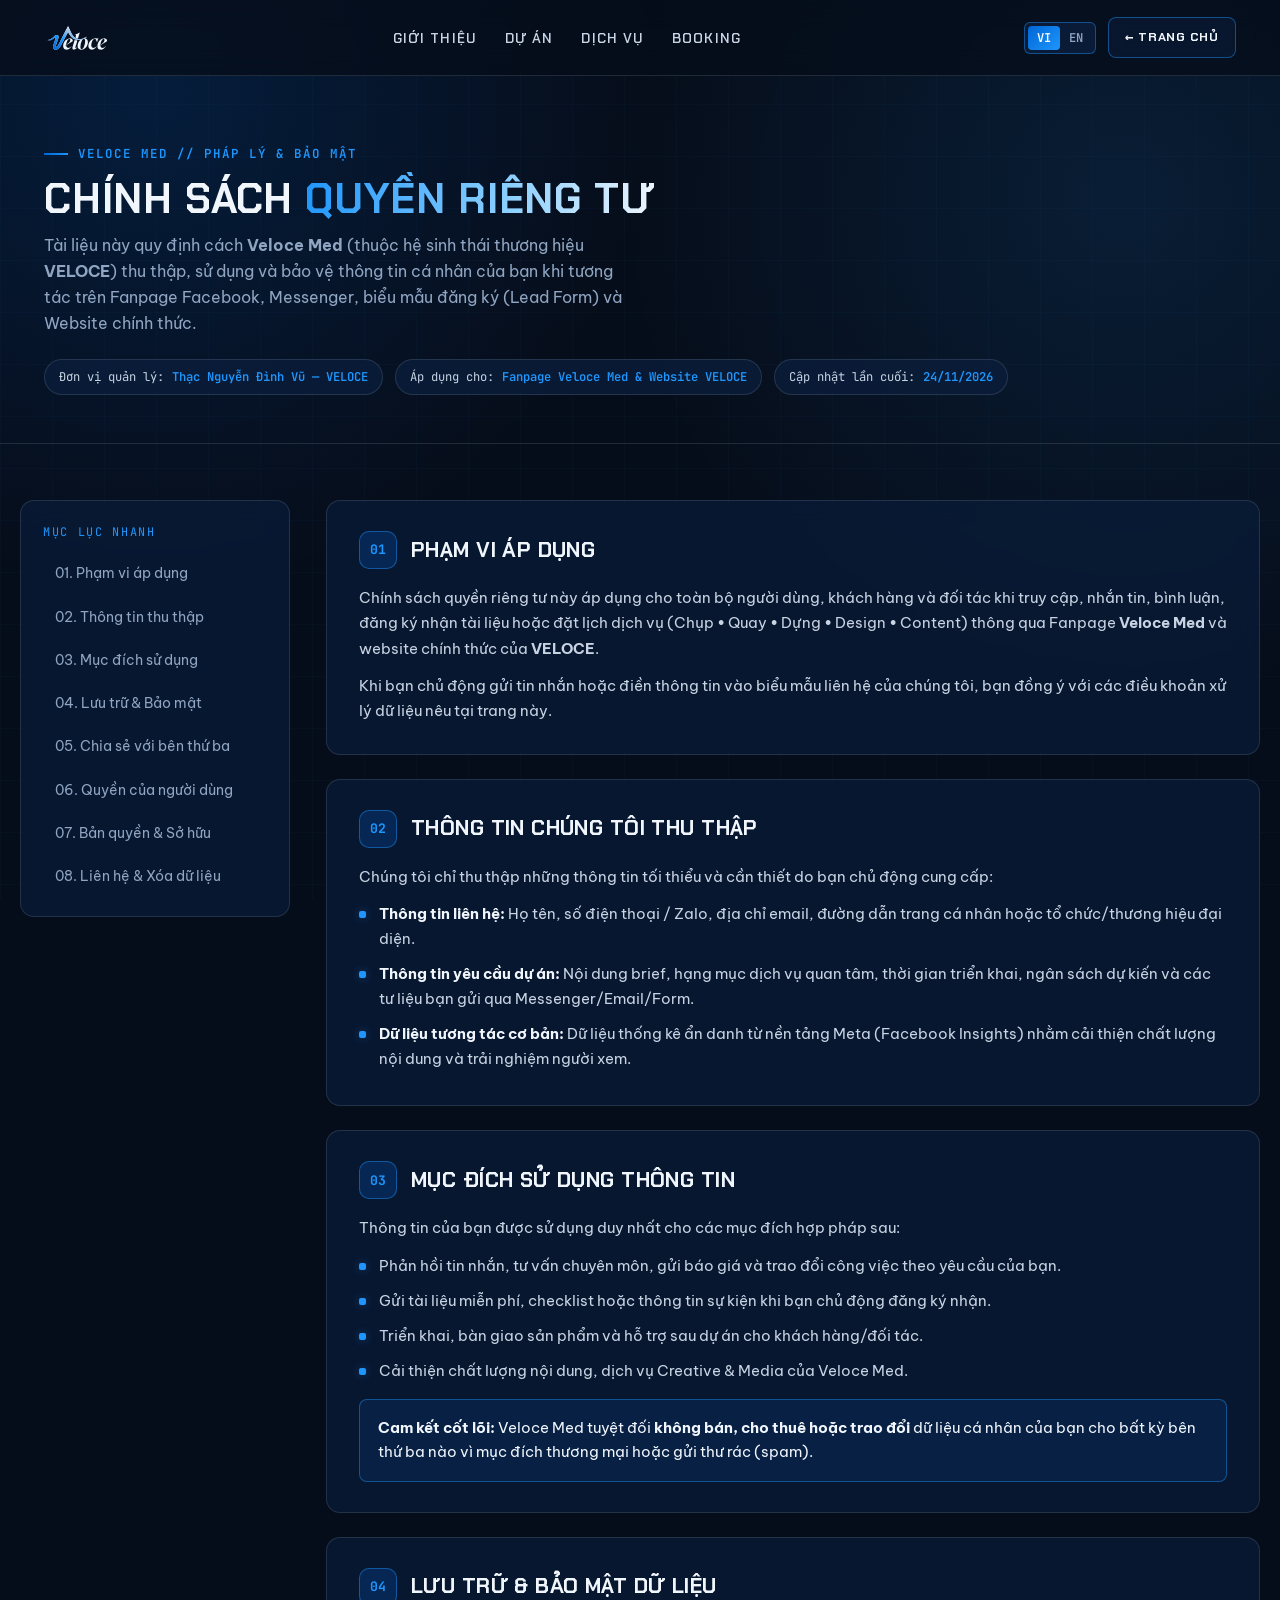
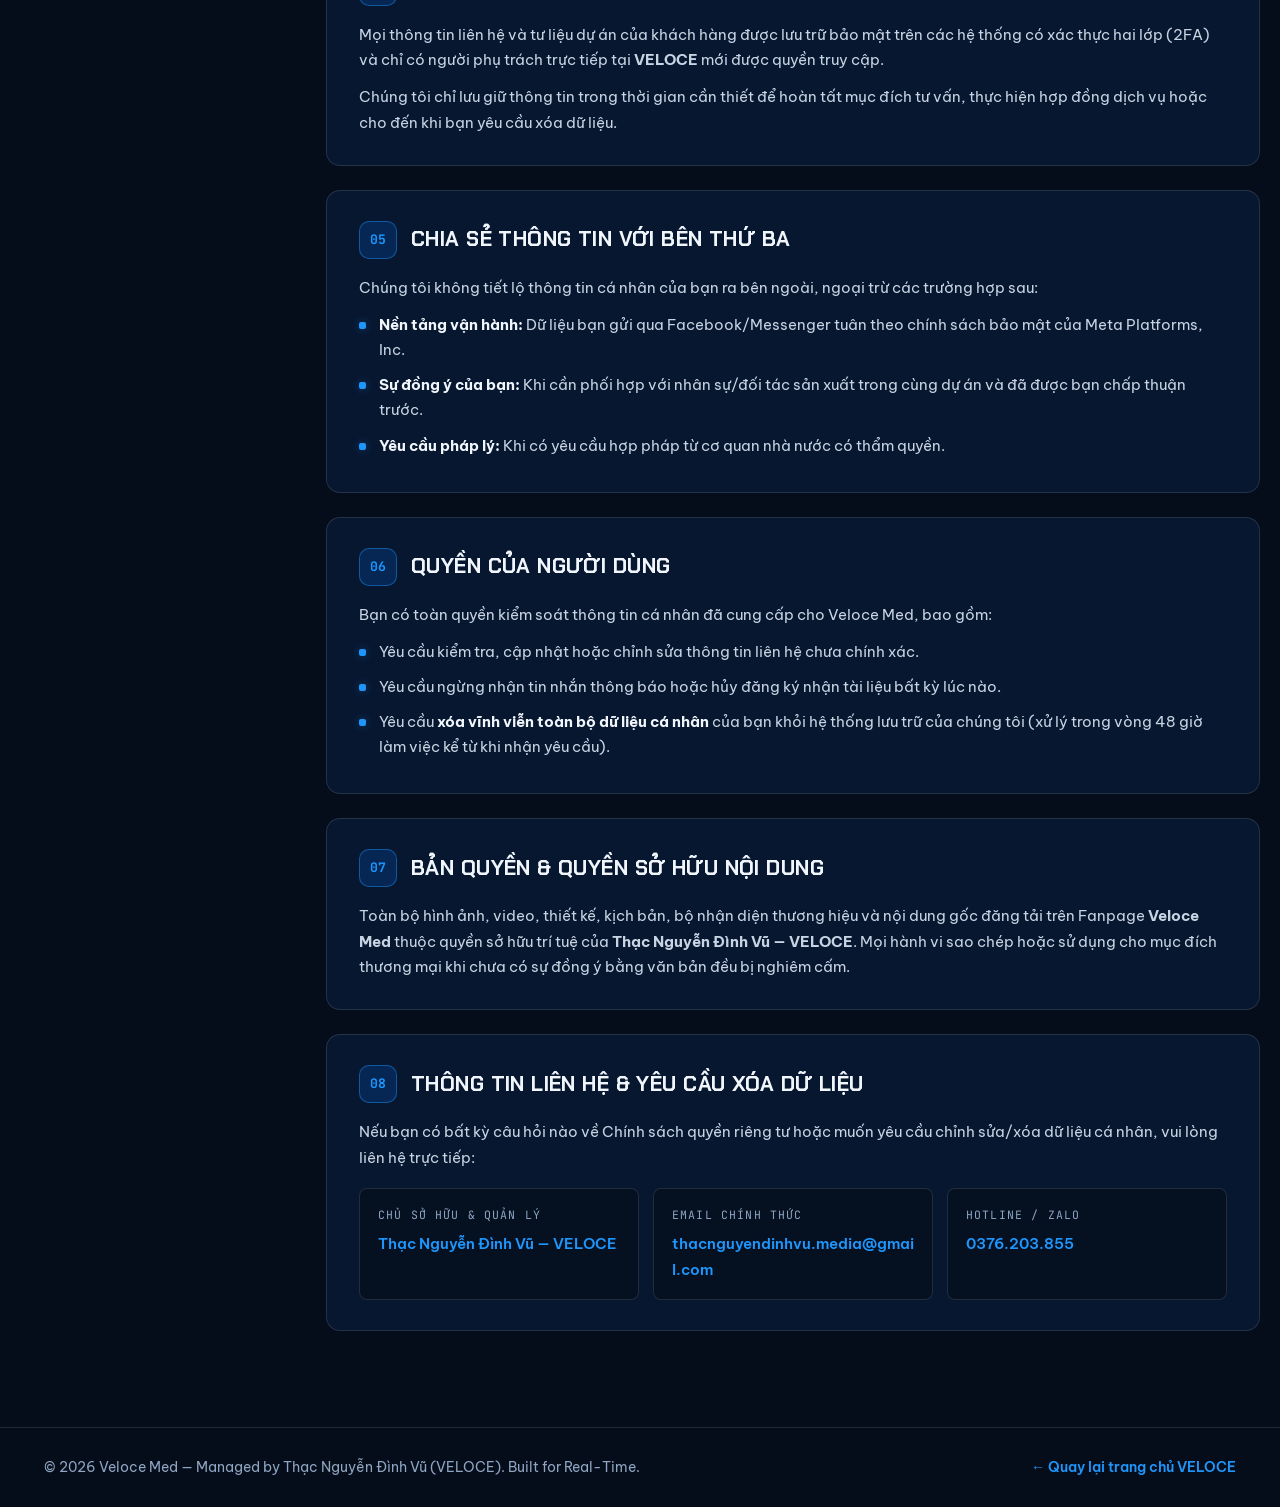
<file: privacy.html>
<!DOCTYPE html>
<html lang="vi">
<head>
  <meta charset="UTF-8">
  <meta name="viewport" content="width=device-width, initial-scale=1.0">
  <title>Chính sách Quyền riêng tư — Veloce Med | VELOCE</title>
  <meta name="description" content="Chính sách quyền riêng tư & bảo mật thông tin chính thức của Fanpage Veloce Med và hệ sinh thái thương hiệu VELOCE (Thạc Nguyễn Đình Vũ).">
  <link rel="icon" type="image/svg+xml" href="assets/img/brand/favicon.svg">
  <link rel="preconnect" href="https://fonts.googleapis.com">
  <link rel="preconnect" href="https://fonts.gstatic.com" crossorigin>
  <link href="https://fonts.googleapis.com/css2?family=Be+Vietnam+Pro:ital,wght@0,400;0,500;0,600;0,700;1,400&family=Chakra+Petch:ital,wght@0,500;0,600;0,700;1,700&family=JetBrains+Mono:wght@400;500;600;700&display=swap" rel="stylesheet">
  <link rel="stylesheet" href="styles.css">
  <style>
    .policy-hero {
      padding: 136px 0 48px;
      position: relative;
      border-bottom: 1px solid var(--border-subtle);
    }

    .policy-meta-bar {
      display: flex;
      flex-wrap: wrap;
      gap: 12px;
      margin-top: 22px;
    }

    .policy-badge {
      display: inline-flex;
      align-items: center;
      gap: 8px;
      padding: 7px 14px;
      border-radius: 999px;
      background: rgba(11, 29, 58, 0.85);
      border: 1px solid var(--border-subtle);
      font-family: var(--font-mono);
      font-size: 0.76rem;
      color: var(--frost-silver);
    }

    .policy-badge strong {
      color: var(--cyan-accent);
      font-weight: 600;
    }

    .policy-layout {
      display: grid;
      grid-template-columns: 270px minmax(0, 1fr);
      gap: 36px;
      padding: 56px 0 96px;
      align-items: start;
    }

    .policy-toc {
      position: sticky;
      top: 96px;
      background: var(--bg-card);
      border: 1px solid var(--border-subtle);
      border-radius: var(--radius-md);
      padding: 22px;
      backdrop-filter: blur(12px);
    }

    .policy-toc-title {
      font-family: var(--font-mono);
      font-size: 0.74rem;
      letter-spacing: 0.14em;
      text-transform: uppercase;
      color: var(--cyan-accent);
      margin-bottom: 14px;
    }

    .policy-toc ul {
      list-style: none;
      display: flex;
      flex-direction: column;
      gap: 8px;
    }

    .policy-toc a {
      display: block;
      font-size: 0.88rem;
      color: var(--text-muted);
      padding: 6px 10px;
      border-radius: var(--radius-sm);
      border-left: 2px solid transparent;
      transition: var(--transition);
    }

    .policy-toc a:hover {
      color: var(--frost-white);
      background: rgba(30, 150, 252, 0.08);
      border-left-color: var(--cyan-accent);
    }

    .policy-content {
      display: flex;
      flex-direction: column;
      gap: 24px;
    }

    .policy-card {
      background: var(--bg-card);
      border: 1px solid var(--border-subtle);
      border-radius: var(--radius-md);
      padding: 30px 32px;
      backdrop-filter: blur(12px);
      scroll-margin-top: 96px;
    }

    .policy-card-head {
      display: flex;
      align-items: center;
      gap: 14px;
      margin-bottom: 16px;
    }

    .policy-num {
      display: inline-flex;
      align-items: center;
      justify-content: center;
      min-width: 38px;
      height: 38px;
      border-radius: 10px;
      background: rgba(0, 102, 214, 0.22);
      border: 1px solid var(--border-bright);
      font-family: var(--font-mono);
      font-size: 0.82rem;
      font-weight: 700;
      color: var(--cyan-accent);
    }

    .policy-card h2 {
      font-family: var(--font-display);
      font-size: 1.32rem;
      font-weight: 700;
      letter-spacing: 0.02em;
      text-transform: uppercase;
      color: var(--frost-white);
    }

    .policy-card p {
      color: var(--frost-silver);
      font-size: 0.96rem;
      margin-bottom: 12px;
    }

    .policy-card p:last-child {
      margin-bottom: 0;
    }

    .policy-list {
      margin: 12px 0 4px 0;
      padding-left: 0;
      list-style: none;
      display: flex;
      flex-direction: column;
      gap: 10px;
    }

    .policy-list li {
      position: relative;
      padding-left: 20px;
      color: var(--frost-silver);
      font-size: 0.95rem;
    }

    .policy-list li::before {
      content: '';
      position: absolute;
      left: 0;
      top: 10px;
      width: 7px;
      height: 7px;
      border-radius: 2px;
      background: var(--cyan-accent);
      box-shadow: 0 0 8px var(--cyan-glow);
    }

    .policy-list strong {
      color: var(--frost-white);
    }

    .policy-callout {
      margin-top: 16px;
      padding: 16px 18px;
      border-radius: var(--radius-sm);
      background: rgba(0, 102, 214, 0.12);
      border: 1px solid var(--border-bright);
      color: var(--frost-white);
      font-size: 0.92rem;
    }

    .contact-grid-mini {
      display: grid;
      grid-template-columns: repeat(auto-fit, minmax(220px, 1fr));
      gap: 14px;
      margin-top: 18px;
    }

    .contact-box {
      padding: 16px 18px;
      border-radius: var(--radius-sm);
      background: rgba(6, 13, 26, 0.65);
      border: 1px solid var(--border-subtle);
    }

    .contact-box span {
      display: block;
      font-family: var(--font-mono);
      font-size: 0.72rem;
      letter-spacing: 0.1em;
      text-transform: uppercase;
      color: var(--text-muted);
      margin-bottom: 6px;
    }

    .contact-box a,
    .contact-box strong {
      color: var(--cyan-accent);
      font-weight: 600;
      font-size: 0.95rem;
      word-break: break-word;
    }

    .lang-panel {
      display: none;
    }

    .lang-panel.active {
      display: block;
    }

    .policy-footer {
      border-top: 1px solid var(--border-subtle);
      padding: 28px 0;
      color: var(--text-muted);
      font-size: 0.88rem;
    }

    .policy-footer-inner {
      display: flex;
      justify-content: space-between;
      align-items: center;
      gap: 16px;
      flex-wrap: wrap;
    }

    @media (max-width: 900px) {
      .policy-layout {
        grid-template-columns: 1fr;
        padding-top: 36px;
      }

      .policy-toc {
        position: static;
      }

      .policy-card {
        padding: 24px 20px;
      }
    }
  </style>
</head>
<body>

  <!-- ==================== NAVBAR ==================== -->
  <header class="navbar" id="navbar">
    <div class="container nav-inner">
      <a href="index.html" class="nav-logo" aria-label="Veloce Home">
        <img src="assets/img/brand/veloce-logo-dark.svg" alt="VELOCE Logo">
      </a>

      <ul class="nav-links" id="navLinks">
        <li><a href="index.html#about">Giới thiệu</a></li>
        <li><a href="index.html#portfolio">Dự án</a></li>
        <li><a href="index.html#services">Dịch vụ</a></li>
        <li><a href="index.html#contact">Booking</a></li>
      </ul>

      <div class="nav-actions">
        <button type="button" class="lang-toggle" id="langToggle" aria-label="Switch Language">
          <span data-lang="vi" class="active">VI</span>
          <span data-lang="en">EN</span>
        </button>
        <a href="index.html" class="btn btn-outline" style="padding:9px 16px;font-size:0.78rem;">← Trang chủ</a>
      </div>
    </div>
  </header>

  <!-- ==================== VIETNAMESE VERSION ==================== -->
  <main class="lang-panel active" id="panel-vi">
    <section class="policy-hero">
      <div class="container">
        <div class="eyebrow">VELOCE MED // PHÁP LÝ & BẢO MẬT</div>
        <h1 class="section-title">CHÍNH SÁCH <span class="accent-text">QUYỀN RIÊNG TƯ</span></h1>
        <p class="section-subtitle">
          Tài liệu này quy định cách <strong>Veloce Med</strong> (thuộc hệ sinh thái thương hiệu <strong>VELOCE</strong>) thu thập, sử dụng và bảo vệ thông tin cá nhân của bạn khi tương tác trên Fanpage Facebook, Messenger, biểu mẫu đăng ký (Lead Form) và Website chính thức.
        </p>

        <div class="policy-meta-bar">
          <div class="policy-badge">Đơn vị quản lý: <strong>Thạc Nguyễn Đình Vũ — VELOCE</strong></div>
          <div class="policy-badge">Áp dụng cho: <strong>Fanpage Veloce Med & Website VELOCE</strong></div>
          <div class="policy-badge">Cập nhật lần cuối: <strong>24/11/2026</strong></div>
        </div>
      </div>
    </section>

    <section class="container policy-layout">
      <aside class="policy-toc" aria-label="Mục lục">
        <div class="policy-toc-title">Mục lục nhanh</div>
        <ul>
          <li><a href="#vi-1">01. Phạm vi áp dụng</a></li>
          <li><a href="#vi-2">02. Thông tin thu thập</a></li>
          <li><a href="#vi-3">03. Mục đích sử dụng</a></li>
          <li><a href="#vi-4">04. Lưu trữ & Bảo mật</a></li>
          <li><a href="#vi-5">05. Chia sẻ với bên thứ ba</a></li>
          <li><a href="#vi-6">06. Quyền của người dùng</a></li>
          <li><a href="#vi-7">07. Bản quyền & Sở hữu</a></li>
          <li><a href="#vi-8">08. Liên hệ & Xóa dữ liệu</a></li>
        </ul>
      </aside>

      <div class="policy-content">
        <article class="policy-card" id="vi-1">
          <div class="policy-card-head">
            <span class="policy-num">01</span>
            <h2>Phạm vi áp dụng</h2>
          </div>
          <p>
            Chính sách quyền riêng tư này áp dụng cho toàn bộ người dùng, khách hàng và đối tác khi truy cập, nhắn tin, bình luận, đăng ký nhận tài liệu hoặc đặt lịch dịch vụ (Chụp • Quay • Dựng • Design • Content) thông qua Fanpage <strong>Veloce Med</strong> và website chính thức của <strong>VELOCE</strong>.
          </p>
          <p>
            Khi bạn chủ động gửi tin nhắn hoặc điền thông tin vào biểu mẫu liên hệ của chúng tôi, bạn đồng ý với các điều khoản xử lý dữ liệu nêu tại trang này.
          </p>
        </article>

        <article class="policy-card" id="vi-2">
          <div class="policy-card-head">
            <span class="policy-num">02</span>
            <h2>Thông tin chúng tôi thu thập</h2>
          </div>
          <p>Chúng tôi chỉ thu thập những thông tin tối thiểu và cần thiết do bạn chủ động cung cấp:</p>
          <ul class="policy-list">
            <li><strong>Thông tin liên hệ:</strong> Họ tên, số điện thoại / Zalo, địa chỉ email, đường dẫn trang cá nhân hoặc tổ chức/thương hiệu đại diện.</li>
            <li><strong>Thông tin yêu cầu dự án:</strong> Nội dung brief, hạng mục dịch vụ quan tâm, thời gian triển khai, ngân sách dự kiến và các tư liệu bạn gửi qua Messenger/Email/Form.</li>
            <li><strong>Dữ liệu tương tác cơ bản:</strong> Dữ liệu thống kê ẩn danh từ nền tảng Meta (Facebook Insights) nhằm cải thiện chất lượng nội dung và trải nghiệm người xem.</li>
          </ul>
        </article>

        <article class="policy-card" id="vi-3">
          <div class="policy-card-head">
            <span class="policy-num">03</span>
            <h2>Mục đích sử dụng thông tin</h2>
          </div>
          <p>Thông tin của bạn được sử dụng duy nhất cho các mục đích hợp pháp sau:</p>
          <ul class="policy-list">
            <li>Phản hồi tin nhắn, tư vấn chuyên môn, gửi báo giá và trao đổi công việc theo yêu cầu của bạn.</li>
            <li>Gửi tài liệu miễn phí, checklist hoặc thông tin sự kiện khi bạn chủ động đăng ký nhận.</li>
            <li>Triển khai, bàn giao sản phẩm và hỗ trợ sau dự án cho khách hàng/đối tác.</li>
            <li>Cải thiện chất lượng nội dung, dịch vụ Creative & Media của Veloce Med.</li>
          </ul>
          <div class="policy-callout">
            <strong>Cam kết cốt lõi:</strong> Veloce Med tuyệt đối <strong>không bán, cho thuê hoặc trao đổi</strong> dữ liệu cá nhân của bạn cho bất kỳ bên thứ ba nào vì mục đích thương mại hoặc gửi thư rác (spam).
          </div>
        </article>

        <article class="policy-card" id="vi-4">
          <div class="policy-card-head">
            <span class="policy-num">04</span>
            <h2>Lưu trữ & Bảo mật dữ liệu</h2>
          </div>
          <p>
            Mọi thông tin liên hệ và tư liệu dự án của khách hàng được lưu trữ bảo mật trên các hệ thống có xác thực hai lớp (2FA) và chỉ có người phụ trách trực tiếp tại <strong>VELOCE</strong> mới được quyền truy cập.
          </p>
          <p>
            Chúng tôi chỉ lưu giữ thông tin trong thời gian cần thiết để hoàn tất mục đích tư vấn, thực hiện hợp đồng dịch vụ hoặc cho đến khi bạn yêu cầu xóa dữ liệu.
          </p>
        </article>

        <article class="policy-card" id="vi-5">
          <div class="policy-card-head">
            <span class="policy-num">05</span>
            <h2>Chia sẻ thông tin với bên thứ ba</h2>
          </div>
          <p>Chúng tôi không tiết lộ thông tin cá nhân của bạn ra bên ngoài, ngoại trừ các trường hợp sau:</p>
          <ul class="policy-list">
            <li><strong>Nền tảng vận hành:</strong> Dữ liệu bạn gửi qua Facebook/Messenger tuân theo chính sách bảo mật của Meta Platforms, Inc.</li>
            <li><strong>Sự đồng ý của bạn:</strong> Khi cần phối hợp với nhân sự/đối tác sản xuất trong cùng dự án và đã được bạn chấp thuận trước.</li>
            <li><strong>Yêu cầu pháp lý:</strong> Khi có yêu cầu hợp pháp từ cơ quan nhà nước có thẩm quyền.</li>
          </ul>
        </article>

        <article class="policy-card" id="vi-6">
          <div class="policy-card-head">
            <span class="policy-num">06</span>
            <h2>Quyền của người dùng</h2>
          </div>
          <p>Bạn có toàn quyền kiểm soát thông tin cá nhân đã cung cấp cho Veloce Med, bao gồm:</p>
          <ul class="policy-list">
            <li>Yêu cầu kiểm tra, cập nhật hoặc chỉnh sửa thông tin liên hệ chưa chính xác.</li>
            <li>Yêu cầu ngừng nhận tin nhắn thông báo hoặc hủy đăng ký nhận tài liệu bất kỳ lúc nào.</li>
            <li>Yêu cầu <strong>xóa vĩnh viễn toàn bộ dữ liệu cá nhân</strong> của bạn khỏi hệ thống lưu trữ của chúng tôi (xử lý trong vòng 48 giờ làm việc kể từ khi nhận yêu cầu).</li>
          </ul>
        </article>

        <article class="policy-card" id="vi-7">
          <div class="policy-card-head">
            <span class="policy-num">07</span>
            <h2>Bản quyền & Quyền sở hữu nội dung</h2>
          </div>
          <p>
            Toàn bộ hình ảnh, video, thiết kế, kịch bản, bộ nhận diện thương hiệu và nội dung gốc đăng tải trên Fanpage <strong>Veloce Med</strong> thuộc quyền sở hữu trí tuệ của <strong>Thạc Nguyễn Đình Vũ — VELOCE</strong>. Mọi hành vi sao chép hoặc sử dụng cho mục đích thương mại khi chưa có sự đồng ý bằng văn bản đều bị nghiêm cấm.
          </p>
        </article>

        <article class="policy-card" id="vi-8">
          <div class="policy-card-head">
            <span class="policy-num">08</span>
            <h2>Thông tin liên hệ & Yêu cầu xóa dữ liệu</h2>
          </div>
          <p>
            Nếu bạn có bất kỳ câu hỏi nào về Chính sách quyền riêng tư hoặc muốn yêu cầu chỉnh sửa/xóa dữ liệu cá nhân, vui lòng liên hệ trực tiếp:
          </p>
          <div class="contact-grid-mini">
            <div class="contact-box">
              <span>Chủ sở hữu & Quản lý</span>
              <strong>Thạc Nguyễn Đình Vũ — VELOCE</strong>
            </div>
            <div class="contact-box">
              <span>Email chính thức</span>
              <a href="mailto:thacnguyendinhvu.media@gmail.com">thacnguyendinhvu.media@gmail.com</a>
            </div>
            <div class="contact-box">
              <span>Hotline / Zalo</span>
              <a href="tel:0376203855">0376.203.855</a>
            </div>
          </div>
        </article>
      </div>
    </section>
  </main>

  <!-- ==================== ENGLISH VERSION ==================== -->
  <main class="lang-panel" id="panel-en">
    <section class="policy-hero">
      <div class="container">
        <div class="eyebrow">VELOCE MED // LEGAL & PRIVACY</div>
        <h1 class="section-title">PRIVACY <span class="accent-text">POLICY</span></h1>
        <p class="section-subtitle">
          This policy explains how <strong>Veloce Med</strong> (part of the <strong>VELOCE</strong> brand ecosystem) collects, uses, and protects your personal information when you interact with our Facebook Page, Messenger, Lead Forms, and official website.
        </p>

        <div class="policy-meta-bar">
          <div class="policy-badge">Managed by: <strong>Thac Nguyen Dinh Vu — VELOCE</strong></div>
          <div class="policy-badge">Applies to: <strong>Veloce Med Page & VELOCE Website</strong></div>
          <div class="policy-badge">Last Updated: <strong>Nov 24, 2026</strong></div>
        </div>
      </div>
    </section>

    <section class="container policy-layout">
      <aside class="policy-toc" aria-label="Table of Contents">
        <div class="policy-toc-title">Quick Navigation</div>
        <ul>
          <li><a href="#en-1">01. Scope</a></li>
          <li><a href="#en-2">02. Information We Collect</a></li>
          <li><a href="#en-3">03. How We Use Data</a></li>
          <li><a href="#en-4">04. Storage & Security</a></li>
          <li><a href="#en-5">05. Third-Party Sharing</a></li>
          <li><a href="#en-6">06. Your Rights</a></li>
          <li><a href="#en-7">07. Intellectual Property</a></li>
          <li><a href="#en-8">08. Contact & Data Deletion</a></li>
        </ul>
      </aside>

      <div class="policy-content">
        <article class="policy-card" id="en-1">
          <div class="policy-card-head">
            <span class="policy-num">01</span>
            <h2>Scope</h2>
          </div>
          <p>
            This Privacy Policy applies to all visitors, clients, and partners who interact, message, comment, request resources, or book Creative & Media services (Photography • Videography • Editing • Design • Content) via the <strong>Veloce Med</strong> Facebook Page and official <strong>VELOCE</strong> channels.
          </p>
        </article>

        <article class="policy-card" id="en-2">
          <div class="policy-card-head">
            <span class="policy-num">02</span>
            <h2>Information We Collect</h2>
          </div>
          <ul class="policy-list">
            <li><strong>Contact Information:</strong> Name, phone number / Zalo, email address, and social/organization profile voluntarily submitted by you.</li>
            <li><strong>Project Inquiry Details:</strong> Briefs, requested services, timelines, budgets, and materials shared via Messenger, Email, or Forms.</li>
            <li><strong>Aggregated Analytics:</strong> Anonymous platform insights provided by Meta to improve our content quality.</li>
          </ul>
        </article>

        <article class="policy-card" id="en-3">
          <div class="policy-card-head">
            <span class="policy-num">03</span>
            <h2>How We Use Information</h2>
          </div>
          <ul class="policy-list">
            <li>Responding to inquiries, providing quotes, and managing project communications.</li>
            <li>Delivering requested guides, templates, or event updates.</li>
            <li>Executing and delivering Creative & Media projects and post-project support.</li>
          </ul>
          <div class="policy-callout">
            <strong>Core Commitment:</strong> Veloce Med never sells, rents, or trades your personal data to third parties for spam or unauthorized commercial use.
          </div>
        </article>

        <article class="policy-card" id="en-4">
          <div class="policy-card-head">
            <span class="policy-num">04</span>
            <h2>Storage & Security</h2>
          </div>
          <p>
            Client contact data and project files are stored securely using two-factor authentication (2FA) and restricted solely to authorized personnel at <strong>VELOCE</strong>. Data is retained only as long as necessary to fulfill your request or until you ask for deletion.
          </p>
        </article>

        <article class="policy-card" id="en-5">
          <div class="policy-card-head">
            <span class="policy-num">05</span>
            <h2>Third-Party Sharing</h2>
          </div>
          <p>
            We do not share personal data with external parties except when operating through platform infrastructure (such as Meta Platforms, Inc.), with your explicit prior consent for project collaboration, or when required by applicable law.
          </p>
        </article>

        <article class="policy-card" id="en-6">
          <div class="policy-card-head">
            <span class="policy-num">06</span>
            <h2>Your Rights</h2>
          </div>
          <p>
            You may request access, correction, opt-out from communications, or permanent deletion of your personal data at any time. Verified deletion requests are processed within 48 business hours.
          </p>
        </article>

        <article class="policy-card" id="en-7">
          <div class="policy-card-head">
            <span class="policy-num">07</span>
            <h2>Intellectual Property</h2>
          </div>
          <p>
            All original visuals, videos, designs, scripts, and brand assets published on <strong>Veloce Med</strong> are the intellectual property of <strong>Thac Nguyen Dinh Vu — VELOCE</strong>. Unauthorized reproduction or commercial use is strictly prohibited.
          </p>
        </article>

        <article class="policy-card" id="en-8">
          <div class="policy-card-head">
            <span class="policy-num">08</span>
            <h2>Contact & Data Deletion Requests</h2>
          </div>
          <div class="contact-grid-mini">
            <div class="contact-box">
              <span>Owner & Manager</span>
              <strong>Thac Nguyen Dinh Vu — VELOCE</strong>
            </div>
            <div class="contact-box">
              <span>Official Email</span>
              <a href="mailto:thacnguyendinhvu.media@gmail.com">thacnguyendinhvu.media@gmail.com</a>
            </div>
            <div class="contact-box">
              <span>Hotline / Zalo</span>
              <a href="tel:0376203855">0376.203.855</a>
            </div>
          </div>
        </article>
      </div>
    </section>
  </main>

  <!-- ==================== FOOTER ==================== -->
  <footer class="policy-footer">
    <div class="container policy-footer-inner">
      <span>© 2026 Veloce Med — Managed by Thạc Nguyễn Đình Vũ (VELOCE). Built for Real-Time.</span>
      <a href="index.html" style="color:var(--cyan-accent);font-weight:600;">← Quay lại trang chủ VELOCE</a>
    </div>
  </footer>

  <script>
    (function () {
      const toggle = document.getElementById('langToggle');
      const panelVi = document.getElementById('panel-vi');
      const panelEn = document.getElementById('panel-en');
      const spans = toggle.querySelectorAll('span[data-lang]');
      let current = 'vi';

      toggle.addEventListener('click', function () {
        current = current === 'vi' ? 'en' : 'vi';
        document.documentElement.lang = current;
        panelVi.classList.toggle('active', current === 'vi');
        panelEn.classList.toggle('active', current === 'en');
        spans.forEach(function (el) {
          el.classList.toggle('active', el.dataset.lang === current);
        });
      });
    })();
  </script>
</body>
</html>
</file>
<file: styles.css>
/* ==========================================================================
   VELOCE PERSONAL BRAND WEBSITE — DESIGN SYSTEM & LAYOUT
   Brand Palette: Abyss Navy (#060D1A) | Deep Space (#0B1D3A) |
                  Veloce Blue (#0066D6) | Electric Cyan (#1E96FC) | Frost (#F0F6FC)
   ========================================================================== */

:root {
  --bg-abyss: #060D1A;
  --bg-space: #0B1D3A;
  --bg-card: rgba(11, 29, 58, 0.72);
  --bg-card-solid: #0D1E3B;
  --blue-core: #0066D6;
  --cyan-accent: #1E96FC;
  --cyan-glow: rgba(30, 150, 252, 0.35);
  --frost-white: #F0F6FC;
  --frost-silver: #C8D4E3;
  --text-muted: #8FA5C2;
  --border-subtle: rgba(200, 212, 227, 0.14);
  --border-bright: rgba(30, 150, 252, 0.45);
  --font-display: 'Chakra Petch', sans-serif;
  --font-body: 'Be Vietnam Pro', sans-serif;
  --font-mono: 'JetBrains Mono', monospace;
  --radius-sm: 8px;
  --radius-md: 14px;
  --radius-lg: 20px;
  --transition: 0.28s cubic-bezier(0.22, 1, 0.36, 1);
}

*, *::before, *::after {
  box-sizing: border-box;
  margin: 0;
  padding: 0;
}

html {
  scroll-behavior: smooth;
  font-size: 16px;
}

body {
  background-color: var(--bg-abyss);
  color: var(--frost-white);
  font-family: var(--font-body);
  line-height: 1.65;
  overflow-x: hidden;
  background-image:
    radial-gradient(circle at 12% 10%, rgba(0, 102, 214, 0.18), transparent 36%),
    radial-gradient(circle at 88% 22%, rgba(30, 150, 252, 0.12), transparent 38%),
    linear-gradient(rgba(30, 150, 252, 0.032) 1px, transparent 1px),
    linear-gradient(90deg, rgba(30, 150, 252, 0.032) 1px, transparent 1px);
  background-size: 100% 100%, 100% 100%, 52px 52px, 52px 52px;
  background-attachment: fixed;
}

img {
  max-width: 100%;
  display: block;
}

a {
  color: inherit;
  text-decoration: none;
}

button {
  font-family: inherit;
  cursor: pointer;
  border: none;
  background: none;
  color: inherit;
}

.container {
  width: 100%;
  max-width: 1240px;
  margin: 0 auto;
  padding: 0 24px;
}

/* ---------- HUD Utility Elements ---------- */
.eyebrow {
  display: inline-flex;
  align-items: center;
  gap: 10px;
  font-family: var(--font-mono);
  font-size: 0.78rem;
  font-weight: 600;
  letter-spacing: 0.16em;
  text-transform: uppercase;
  color: var(--cyan-accent);
  margin-bottom: 12px;
}

.eyebrow::before {
  content: '';
  width: 24px;
  height: 2px;
  background: linear-gradient(90deg, var(--blue-core), var(--cyan-accent));
  display: inline-block;
}

.section {
  padding: 96px 0;
  position: relative;
}

.section-header {
  display: flex;
  justify-content: space-between;
  align-items: flex-end;
  gap: 24px;
  margin-bottom: 44px;
  flex-wrap: wrap;
}

.section-title {
  font-family: var(--font-display);
  font-size: clamp(1.9rem, 3.2vw, 2.75rem);
  font-weight: 700;
  line-height: 1.15;
  letter-spacing: 0.02em;
  text-transform: uppercase;
}

.section-subtitle {
  color: var(--text-muted);
  max-width: 580px;
  font-size: 0.98rem;
  margin-top: 10px;
}

.accent-text {
  background: linear-gradient(100deg, #1E96FC 0%, #8FD1FF 60%, #F0F6FC 100%);
  -webkit-background-clip: text;
  -webkit-text-fill-color: transparent;
}

/* ---------- Buttons ---------- */
.btn {
  display: inline-flex;
  align-items: center;
  justify-content: center;
  gap: 10px;
  padding: 13px 24px;
  border-radius: var(--radius-sm);
  font-family: var(--font-display);
  font-size: 0.92rem;
  font-weight: 700;
  letter-spacing: 0.06em;
  text-transform: uppercase;
  transition: var(--transition);
  position: relative;
  overflow: hidden;
}

.btn-primary {
  background: linear-gradient(135deg, var(--blue-core), var(--cyan-accent));
  color: #FFFFFF;
  box-shadow: 0 8px 26px rgba(0, 102, 214, 0.35);
}

.btn-primary:hover {
  transform: translateY(-2px);
  box-shadow: 0 12px 32px rgba(30, 150, 252, 0.5);
}

.btn-outline {
  background: rgba(11, 29, 58, 0.65);
  border: 1px solid var(--border-bright);
  color: var(--frost-white);
  backdrop-filter: blur(8px);
}

.btn-outline:hover {
  background: rgba(30, 150, 252, 0.14);
  border-color: var(--cyan-accent);
  transform: translateY(-2px);
}

.btn-ghost {
  padding: 9px 16px;
  font-size: 0.82rem;
  border: 1px solid var(--border-subtle);
  background: rgba(6, 13, 26, 0.55);
  color: var(--frost-silver);
}

.btn-ghost:hover {
  border-color: var(--cyan-accent);
  color: var(--frost-white);
}

/* ---------- Navbar ---------- */
.navbar {
  position: fixed;
  top: 0;
  left: 0;
  right: 0;
  z-index: 900;
  height: 76px;
  display: flex;
  align-items: center;
  background: rgba(6, 13, 26, 0.78);
  backdrop-filter: blur(14px);
  border-bottom: 1px solid var(--border-subtle);
  transition: var(--transition);
}

.navbar.scrolled {
  height: 66px;
  background: rgba(6, 13, 26, 0.94);
  box-shadow: 0 10px 30px rgba(0, 0, 0, 0.38);
}

.nav-inner {
  display: flex;
  align-items: center;
  justify-content: space-between;
  gap: 20px;
}

.nav-logo {
  display: flex;
  align-items: center;
  gap: 12px;
}

.nav-logo img {
  height: 30px;
  width: auto;
}

.nav-links {
  display: flex;
  align-items: center;
  gap: 28px;
  list-style: none;
}

.nav-links a {
  font-family: var(--font-display);
  font-size: 0.86rem;
  font-weight: 600;
  letter-spacing: 0.08em;
  text-transform: uppercase;
  color: var(--frost-silver);
  transition: color 0.2s;
  position: relative;
}

.nav-links a:hover,
.nav-links a.active {
  color: var(--cyan-accent);
}

.nav-actions {
  display: flex;
  align-items: center;
  gap: 12px;
}

.lang-toggle {
  display: inline-flex;
  align-items: center;
  background: rgba(11, 29, 58, 0.9);
  border: 1px solid var(--border-bright);
  border-radius: 6px;
  padding: 3px;
  font-family: var(--font-mono);
  font-size: 0.76rem;
  font-weight: 600;
}

.lang-toggle span {
  padding: 4px 9px;
  border-radius: 4px;
  transition: var(--transition);
  color: var(--text-muted);
}

.lang-toggle span.active {
  background: linear-gradient(135deg, var(--blue-core), var(--cyan-accent));
  color: #FFF;
}

.mobile-menu-btn {
  display: none;
  width: 40px;
  height: 40px;
  border-radius: 8px;
  border: 1px solid var(--border-subtle);
  align-items: center;
  justify-content: center;
  font-size: 1.25rem;
}

/* ---------- Hero Section ---------- */
.hero {
  padding: 138px 0 88px;
  position: relative;
  overflow: hidden;
}

.hero-blade {
  position: absolute;
  top: -120px;
  right: -140px;
  width: 680px;
  height: 680px;
  background: linear-gradient(135deg, rgba(0, 102, 214, 0.22), rgba(30, 150, 252, 0.04));
  clip-path: polygon(28% 0, 100% 0, 72% 100%, 0% 100%);
  pointer-events: none;
  z-index: 0;
}

.hero-grid {
  display: grid;
  grid-template-columns: 1.15fr 0.85fr;
  gap: 48px;
  align-items: center;
  position: relative;
  z-index: 1;
}

.hero-grid > *,
.about-grid > *,
.mascot-showcase > *,
.contact-grid > * {
  min-width: 0;
}

.status-pill {
  display: inline-flex;
  align-items: center;
  gap: 9px;
  padding: 6px 14px;
  border-radius: 999px;
  background: rgba(0, 102, 214, 0.16);
  border: 1px solid rgba(30, 150, 252, 0.4);
  font-family: var(--font-mono);
  font-size: 0.76rem;
  color: var(--frost-white);
  margin-bottom: 20px;
}

.status-dot {
  width: 8px;
  height: 8px;
  border-radius: 50%;
  background: #22C55E;
  box-shadow: 0 0 10px #22C55E;
  animation: pulseDot 1.8s infinite;
}

@keyframes pulseDot {
  0%, 100% { opacity: 1; transform: scale(1); }
  50% { opacity: 0.45; transform: scale(1.3); }
}

.hero-title {
  font-family: var(--font-display);
  font-size: clamp(2.4rem, 4.6vw, 4rem);
  font-weight: 700;
  line-height: 1.08;
  letter-spacing: 0.01em;
  text-transform: uppercase;
  margin-bottom: 14px;
}

.hero-tagline {
  font-family: var(--font-mono);
  font-size: 0.95rem;
  color: var(--cyan-accent);
  letter-spacing: 0.08em;
  margin-bottom: 20px;
}

.hero-desc {
  color: var(--frost-silver);
  font-size: 1.03rem;
  max-width: 590px;
  margin-bottom: 30px;
}

.hero-cta {
  display: flex;
  flex-wrap: wrap;
  gap: 14px;
  margin-bottom: 40px;
}

.hero-stats {
  display: grid;
  grid-template-columns: repeat(3, 1fr);
  gap: 16px;
  max-width: 540px;
}

.stat-card {
  background: var(--bg-card);
  border: 1px solid var(--border-subtle);
  border-radius: var(--radius-sm);
  padding: 14px 16px;
  backdrop-filter: blur(8px);
}

.stat-value {
  font-family: var(--font-display);
  font-size: 1.7rem;
  font-weight: 700;
  color: var(--cyan-accent);
  line-height: 1.1;
}

.stat-label {
  font-size: 0.78rem;
  color: var(--text-muted);
  margin-top: 4px;
}

/* Hero Mascot Stage — 3D Perspective & Depth */
.hero-stage {
  position: relative;
  background: linear-gradient(155deg, rgba(11, 29, 58, 0.92), rgba(6, 13, 26, 0.94));
  border: 1px solid var(--border-bright);
  border-radius: var(--radius-lg);
  padding: 24px;
  box-shadow: 0 28px 65px rgba(0, 0, 0, 0.6), inset 0 0 42px rgba(30, 150, 252, 0.1);
  transform-style: preserve-3d;
  transition: transform 0.22s ease-out, box-shadow 0.3s ease;
  will-change: transform;
}

.hero-stage::after {
  content: '';
  position: absolute;
  inset: 0;
  border-radius: var(--radius-lg);
  background: radial-gradient(circle at var(--mx, 50%) var(--my, 50%), rgba(143, 209, 255, 0.22), transparent 55%);
  opacity: 0;
  pointer-events: none;
  transition: opacity 0.3s ease;
}

.hero-stage:hover::after {
  opacity: 1;
}

.stage-topbar {
  display: flex;
  justify-content: space-between;
  align-items: center;
  margin-bottom: 14px;
  font-family: var(--font-mono);
  font-size: 0.74rem;
  color: var(--text-muted);
}

.stage-mode-btns {
  display: flex;
  gap: 6px;
}

.stage-mode-btn {
  padding: 4px 10px;
  border-radius: 5px;
  font-family: var(--font-mono);
  font-size: 0.72rem;
  border: 1px solid var(--border-subtle);
  color: var(--text-muted);
  transition: var(--transition);
}

.stage-mode-btn.active {
  background: var(--blue-core);
  border-color: var(--cyan-accent);
  color: #FFF;
}

.stage-viewport {
  position: relative;
  aspect-ratio: 1 / 1;
  border-radius: var(--radius-md);
  background: radial-gradient(circle at 50% 48%, rgba(30, 150, 252, 0.28), rgba(6, 13, 26, 0.92) 72%);
  overflow: hidden;
  display: flex;
  align-items: center;
  justify-content: center;
  border: 1px solid var(--border-subtle);
  transform: translateZ(24px);
}

.stage-viewport::before {
  content: '';
  position: absolute;
  inset: 0;
  background: linear-gradient(180deg, transparent 0%, rgba(30, 150, 252, 0.08) 50%, transparent 100%);
  height: 36%;
  animation: hudScan 4.5s linear infinite;
  pointer-events: none;
  z-index: 2;
}

@keyframes hudScan {
  0% { transform: translateY(-100%); }
  100% { transform: translateY(380%); }
}

.stage-viewport img {
  width: 100%;
  height: 100%;
  object-fit: contain;
  transition: transform 0.45s ease;
  animation: float3D 4.2s ease-in-out infinite;
  filter: drop-shadow(0 18px 28px rgba(0, 102, 214, 0.42));
}

@keyframes float3D {
  0%, 100% { transform: translateY(0px) scale(1); }
  50% { transform: translateY(-9px) scale(1.018); }
}

.stage-viewport img.cover-fit {
  object-fit: cover;
  animation: none;
  filter: none;
}

.stage-viewport:hover img {
  transform: scale(1.045);
}

.stage-footer {
  display: flex;
  justify-content: space-between;
  align-items: center;
  margin-top: 14px;
  gap: 12px;
  font-size: 0.82rem;
  color: var(--frost-silver);
}

.stage-badge {
  font-family: var(--font-mono);
  font-size: 0.72rem;
  padding: 5px 12px;
  border-radius: 999px;
  background: rgba(30, 150, 252, 0.16);
  border: 1px solid var(--border-bright);
  color: var(--cyan-accent);
  white-space: nowrap;
  flex-shrink: 0;
}

/* ---------- About & Experience ---------- */
.about-grid {
  display: grid;
  grid-template-columns: 0.9fr 1.1fr;
  gap: 36px;
  align-items: stretch;
}

.profile-card {
  background: var(--bg-card);
  border: 1px solid var(--border-subtle);
  border-radius: var(--radius-lg);
  padding: 28px;
  display: flex;
  flex-direction: column;
  justify-content: space-between;
  gap: 20px;
}

.profile-head {
  display: flex;
  align-items: center;
  gap: 18px;
}

.profile-avatar {
  width: 88px;
  height: 88px;
  border-radius: 16px;
  object-fit: cover;
  border: 2px solid var(--cyan-accent);
  box-shadow: 0 0 24px rgba(30, 150, 252, 0.3);
}

.profile-name {
  font-family: var(--font-display);
  font-size: 1.4rem;
  font-weight: 700;
}

.profile-alias {
  font-family: var(--font-mono);
  font-size: 0.8rem;
  color: var(--cyan-accent);
  margin-top: 2px;
}

.profile-meta {
  display: grid;
  grid-template-columns: 1fr 1fr;
  gap: 10px;
}

.meta-item {
  background: rgba(6, 13, 26, 0.65);
  border: 1px solid var(--border-subtle);
  border-radius: var(--radius-sm);
  padding: 10px 12px;
}

.meta-item span {
  display: block;
  font-family: var(--font-mono);
  font-size: 0.68rem;
  color: var(--text-muted);
  text-transform: uppercase;
}

.meta-item strong {
  font-size: 0.86rem;
  color: var(--frost-white);
  font-weight: 600;
}

.skills-wrap {
  display: flex;
  flex-wrap: wrap;
  gap: 8px;
}

.skill-chip {
  font-family: var(--font-mono);
  font-size: 0.76rem;
  padding: 6px 12px;
  border-radius: 6px;
  background: rgba(0, 102, 214, 0.16);
  border: 1px solid rgba(30, 150, 252, 0.35);
  color: var(--frost-white);
}

.timeline-card {
  background: var(--bg-card);
  border: 1px solid var(--border-subtle);
  border-radius: var(--radius-lg);
  padding: 28px;
}

.timeline-list {
  display: flex;
  flex-direction: column;
  gap: 20px;
  position: relative;
  padding-left: 22px;
  border-left: 2px solid rgba(30, 150, 252, 0.35);
}

.timeline-item {
  position: relative;
}

.timeline-item::before {
  content: '';
  position: absolute;
  left: -29px;
  top: 6px;
  width: 12px;
  height: 12px;
  border-radius: 50%;
  background: var(--cyan-accent);
  box-shadow: 0 0 12px var(--cyan-accent);
}

.tl-period {
  font-family: var(--font-mono);
  font-size: 0.75rem;
  color: var(--cyan-accent);
  letter-spacing: 0.06em;
}

.tl-role {
  font-family: var(--font-display);
  font-size: 1.12rem;
  font-weight: 700;
  margin: 2px 0 4px;
}

.tl-org {
  font-size: 0.86rem;
  color: var(--frost-silver);
  font-weight: 600;
  margin-bottom: 6px;
}

.tl-desc {
  font-size: 0.88rem;
  color: var(--text-muted);
}

/* ---------- Portfolio Gallery ---------- */
.filter-bar {
  display: flex;
  flex-wrap: wrap;
  gap: 10px;
}

.filter-btn {
  padding: 9px 18px;
  border-radius: 999px;
  font-family: var(--font-display);
  font-size: 0.84rem;
  font-weight: 600;
  letter-spacing: 0.05em;
  text-transform: uppercase;
  background: rgba(11, 29, 58, 0.7);
  border: 1px solid var(--border-subtle);
  color: var(--frost-silver);
  transition: var(--transition);
}

.filter-btn:hover {
  border-color: var(--cyan-accent);
  color: var(--frost-white);
}

.filter-btn.active {
  background: linear-gradient(135deg, var(--blue-core), var(--cyan-accent));
  border-color: transparent;
  color: #FFF;
  box-shadow: 0 6px 20px rgba(0, 102, 214, 0.4);
}

.portfolio-grid {
  display: grid;
  grid-template-columns: repeat(3, 1fr);
  gap: 22px;
}

.project-card {
  background: var(--bg-card);
  border: 1px solid var(--border-subtle);
  border-radius: var(--radius-md);
  overflow: hidden;
  display: flex;
  flex-direction: column;
  transition: var(--transition);
  cursor: pointer;
}

.project-card:hover {
  transform: translateY(-6px);
  border-color: var(--cyan-accent);
  box-shadow: 0 18px 42px rgba(0, 0, 0, 0.5), 0 0 24px rgba(30, 150, 252, 0.18);
}

.project-thumb {
  position: relative;
  aspect-ratio: 16 / 10;
  overflow: hidden;
  background: #060D1A;
}

.project-thumb img {
  width: 100%;
  height: 100%;
  object-fit: cover;
  transition: transform 0.5s cubic-bezier(0.22, 1, 0.36, 1);
}

.project-card:hover .project-thumb img {
  transform: scale(1.06);
}

.project-cat-badge {
  position: absolute;
  top: 12px;
  left: 12px;
  font-family: var(--font-mono);
  font-size: 0.68rem;
  font-weight: 600;
  text-transform: uppercase;
  letter-spacing: 0.08em;
  padding: 4px 10px;
  border-radius: 5px;
  background: rgba(6, 13, 26, 0.82);
  border: 1px solid var(--border-bright);
  color: var(--cyan-accent);
  backdrop-filter: blur(6px);
}

.project-zoom-hint {
  position: absolute;
  right: 12px;
  bottom: 12px;
  width: 34px;
  height: 34px;
  border-radius: 8px;
  background: rgba(6, 13, 26, 0.82);
  border: 1px solid var(--border-subtle);
  display: flex;
  align-items: center;
  justify-content: center;
  color: var(--frost-white);
  opacity: 0;
  transform: translateY(6px);
  transition: var(--transition);
}

.project-card:hover .project-zoom-hint {
  opacity: 1;
  transform: translateY(0);
}

.project-body {
  padding: 18px 20px 20px;
  flex: 1;
  display: flex;
  flex-direction: column;
  justify-content: space-between;
  gap: 8px;
}

.project-title {
  font-family: var(--font-display);
  font-size: 1.06rem;
  font-weight: 700;
  line-height: 1.3;
  color: var(--frost-white);
}

.project-meta {
  font-size: 0.83rem;
  color: var(--text-muted);
}

.project-source {
  font-family: var(--font-mono);
  font-size: 0.7rem;
  color: var(--cyan-accent);
  opacity: 0.9;
}

/* ---------- Mascot VELOC Case Study Section ---------- */
.mascot-section {
  background: linear-gradient(180deg, rgba(11, 29, 58, 0.36), rgba(6, 13, 26, 0.6));
  border-top: 1px solid var(--border-subtle);
  border-bottom: 1px solid var(--border-subtle);
}

.mascot-showcase {
  display: grid;
  grid-template-columns: 1.15fr 0.85fr;
  gap: 32px;
  align-items: start;
}

.mascot-viewer {
  background: var(--bg-card);
  border: 1px solid var(--border-bright);
  border-radius: var(--radius-lg);
  padding: 20px;
}

.mascot-tabs {
  display: flex;
  flex-wrap: wrap;
  gap: 8px;
  margin-bottom: 16px;
}

.mascot-tab {
  padding: 7px 14px;
  border-radius: 6px;
  font-family: var(--font-mono);
  font-size: 0.76rem;
  background: rgba(6, 13, 26, 0.7);
  border: 1px solid var(--border-subtle);
  color: var(--frost-silver);
  transition: var(--transition);
}

.mascot-tab.active {
  background: var(--blue-core);
  border-color: var(--cyan-accent);
  color: #FFF;
}

.mascot-canvas {
  aspect-ratio: 16 / 10;
  border-radius: var(--radius-md);
  background: radial-gradient(circle at 50% 50%, rgba(30, 150, 252, 0.18), #060D1A 78%);
  border: 1px solid var(--border-subtle);
  overflow: hidden;
  display: flex;
  align-items: center;
  justify-content: center;
}

.mascot-canvas img {
  width: 100%;
  height: 100%;
  object-fit: contain;
}

.mascot-info {
  display: flex;
  flex-direction: column;
  gap: 20px;
}

.lore-box {
  background: var(--bg-card);
  border: 1px solid var(--border-subtle);
  border-radius: var(--radius-md);
  padding: 22px;
}

.lore-box h3 {
  font-family: var(--font-display);
  font-size: 1.25rem;
  margin-bottom: 8px;
}

.lore-box p {
  font-size: 0.92rem;
  color: var(--frost-silver);
}

.sticker-dock {
  background: var(--bg-card);
  border: 1px solid var(--border-subtle);
  border-radius: var(--radius-md);
  padding: 20px;
}

.sticker-grid {
  display: grid;
  grid-template-columns: repeat(3, 1fr);
  gap: 10px;
  margin-top: 12px;
}

.sticker-btn {
  background: rgba(6, 13, 26, 0.7);
  border: 1px solid var(--border-subtle);
  border-radius: 10px;
  padding: 8px;
  display: flex;
  flex-direction: column;
  align-items: center;
  gap: 4px;
  transition: var(--transition);
}

.sticker-btn:hover,
.sticker-btn.active {
  border-color: var(--cyan-accent);
  background: rgba(30, 150, 252, 0.15);
  transform: translateY(-3px);
}

.sticker-btn img {
  width: 64px;
  height: 64px;
  object-fit: contain;
}

.sticker-btn span {
  font-family: var(--font-mono);
  font-size: 0.66rem;
  color: var(--text-muted);
}

/* ---------- Services & Workflow ---------- */
.services-grid {
  display: grid;
  grid-template-columns: repeat(3, 1fr);
  gap: 22px;
  margin-bottom: 44px;
}

/* ---------- 3D Tilt & Scroll Reveal Effects ---------- */
.tilt-card {
  transform-style: preserve-3d;
  will-change: transform;
  position: relative;
}

.tilt-card::before {
  content: '';
  position: absolute;
  inset: 0;
  border-radius: inherit;
  background: radial-gradient(circle at var(--mx, 50%) var(--my, 50%), rgba(30, 150, 252, 0.22), transparent 58%);
  opacity: 0;
  pointer-events: none;
  transition: opacity 0.28s ease;
  z-index: 3;
}

.tilt-card:hover::before {
  opacity: 1;
}

.reveal {
  opacity: 0;
  transform: translateY(26px) perspective(900px) rotateX(5deg);
  transition: opacity 0.65s cubic-bezier(0.22, 1, 0.36, 1), transform 0.65s cubic-bezier(0.22, 1, 0.36, 1);
}

.reveal.visible {
  opacity: 1;
  transform: translateY(0) perspective(900px) rotateX(0deg);
}

.hero-blade {
  animation: bladeDrift 12s ease-in-out infinite alternate;
}

@keyframes bladeDrift {
  0% { transform: translate(0, 0) rotate(0deg); }
  100% { transform: translate(-24px, 16px) rotate(1.5deg); }
}

.veloc-fab {
  animation: fabPulse 3.4s ease-in-out infinite;
}

@keyframes fabPulse {
  0%, 100% { box-shadow: 0 10px 30px rgba(0, 102, 214, 0.55); transform: translateY(0); }
  50% { box-shadow: 0 16px 38px rgba(30, 150, 252, 0.78); transform: translateY(-5px); }
}

.service-card {
  background: var(--bg-card);
  border: 1px solid var(--border-subtle);
  border-radius: var(--radius-md);
  padding: 24px 22px;
  transition: var(--transition);
  position: relative;
}

.service-card:hover {
  border-color: var(--cyan-accent);
  transform: translateY(-4px);
}

.service-num {
  font-family: var(--font-mono);
  font-size: 0.78rem;
  color: var(--cyan-accent);
  margin-bottom: 12px;
}

.service-card h3 {
  font-family: var(--font-display);
  font-size: 1.12rem;
  font-weight: 700;
  margin-bottom: 10px;
  line-height: 1.3;
}

.service-card p {
  font-size: 0.88rem;
  color: var(--text-muted);
  margin-bottom: 14px;
}

.service-tags {
  display: flex;
  flex-wrap: wrap;
  gap: 6px;
}

.service-tags span {
  font-family: var(--font-mono);
  font-size: 0.68rem;
  padding: 3px 8px;
  border-radius: 4px;
  background: rgba(6, 13, 26, 0.75);
  border: 1px solid var(--border-subtle);
  color: var(--frost-silver);
}

.workflow-strip {
  display: grid;
  grid-template-columns: repeat(4, 1fr);
  gap: 16px;
  background: rgba(11, 29, 58, 0.55);
  border: 1px solid var(--border-subtle);
  border-radius: var(--radius-md);
  padding: 24px;
}

.wf-step {
  padding-right: 12px;
  border-right: 1px solid var(--border-subtle);
}

.wf-step:last-child {
  border-right: none;
}

.wf-step .wf-code {
  font-family: var(--font-mono);
  font-size: 0.74rem;
  color: var(--cyan-accent);
  font-weight: 600;
}

.wf-step h4 {
  font-family: var(--font-display);
  font-size: 1rem;
  margin: 4px 0;
}

.wf-step p {
  font-size: 0.83rem;
  color: var(--text-muted);
}

/* ---------- Contact & Booking ---------- */
.contact-grid {
  display: grid;
  grid-template-columns: 0.95fr 1.05fr;
  gap: 32px;
}

.contact-panel,
.booking-form {
  background: var(--bg-card);
  border: 1px solid var(--border-subtle);
  border-radius: var(--radius-lg);
  padding: 30px;
}

.contact-item {
  display: flex;
  align-items: center;
  justify-content: space-between;
  gap: 12px;
  padding: 14px 16px;
  background: rgba(6, 13, 26, 0.7);
  border: 1px solid var(--border-subtle);
  border-radius: var(--radius-sm);
  margin-bottom: 12px;
}

.contact-item small {
  display: block;
  font-family: var(--font-mono);
  font-size: 0.68rem;
  color: var(--text-muted);
  text-transform: uppercase;
}

.contact-item strong {
  font-size: 0.94rem;
  color: var(--frost-white);
  word-break: break-all;
}

.copy-btn {
  padding: 6px 12px;
  border-radius: 6px;
  font-family: var(--font-mono);
  font-size: 0.72rem;
  background: rgba(30, 150, 252, 0.15);
  border: 1px solid var(--border-bright);
  color: var(--cyan-accent);
  flex-shrink: 0;
  transition: var(--transition);
}

.copy-btn:hover {
  background: var(--blue-core);
  color: #FFF;
}

.download-hub {
  margin-top: 22px;
  padding-top: 20px;
  border-top: 1px solid var(--border-subtle);
}

.download-links {
  display: flex;
  flex-direction: column;
  gap: 10px;
  margin-top: 12px;
}

.dl-card {
  display: flex;
  align-items: center;
  justify-content: space-between;
  padding: 12px 14px;
  border-radius: var(--radius-sm);
  background: rgba(0, 102, 214, 0.14);
  border: 1px solid rgba(30, 150, 252, 0.35);
  font-size: 0.88rem;
  font-weight: 600;
  transition: var(--transition);
}

.dl-card:hover {
  background: rgba(30, 150, 252, 0.24);
  transform: translateX(4px);
}

.dl-card span {
  font-family: var(--font-mono);
  font-size: 0.72rem;
  color: var(--cyan-accent);
}

.form-group {
  margin-bottom: 16px;
}

.form-group label {
  display: block;
  font-family: var(--font-mono);
  font-size: 0.74rem;
  color: var(--frost-silver);
  text-transform: uppercase;
  margin-bottom: 6px;
}

.form-group input,
.form-group select,
.form-group textarea {
  width: 100%;
  padding: 12px 14px;
  border-radius: var(--radius-sm);
  background: rgba(6, 13, 26, 0.85);
  border: 1px solid var(--border-subtle);
  color: var(--frost-white);
  font-family: var(--font-body);
  font-size: 0.92rem;
  outline: none;
  transition: border-color 0.2s;
}

.form-group input:focus,
.form-group select:focus,
.form-group textarea:focus {
  border-color: var(--cyan-accent);
}

.form-row {
  display: grid;
  grid-template-columns: 1fr 1fr;
  gap: 14px;
}

/* ---------- Footer ---------- */
.footer {
  padding: 36px 0;
  border-top: 1px solid var(--border-subtle);
  background: rgba(6, 13, 26, 0.92);
}

.footer-inner {
  display: flex;
  justify-content: space-between;
  align-items: center;
  flex-wrap: wrap;
  gap: 18px;
}

.footer-socials {
  display: flex;
  flex-wrap: wrap;
  gap: 10px;
}

.social-pill {
  font-family: var(--font-mono);
  font-size: 0.74rem;
  padding: 6px 12px;
  border-radius: 6px;
  border: 1px solid var(--border-subtle);
  color: var(--frost-silver);
  transition: var(--transition);
}

.social-pill:hover {
  border-color: var(--cyan-accent);
  color: var(--cyan-accent);
}

/* ---------- Lightbox Modal ---------- */
.lightbox {
  position: fixed;
  inset: 0;
  z-index: 1200;
  background: rgba(4, 9, 18, 0.92);
  backdrop-filter: blur(12px);
  display: none;
  align-items: center;
  justify-content: center;
  padding: 24px;
}

.lightbox.open {
  display: flex;
}

.lightbox-dialog {
  width: 100%;
  max-width: 1080px;
  max-height: 92vh;
  background: var(--bg-card-solid);
  border: 1px solid var(--border-bright);
  border-radius: var(--radius-lg);
  overflow: hidden;
  display: grid;
  grid-template-columns: 1.45fr 0.75fr;
  box-shadow: 0 30px 80px rgba(0, 0, 0, 0.7);
}

.lightbox-media {
  background: #040914;
  display: flex;
  align-items: center;
  justify-content: center;
  padding: 16px;
  position: relative;
  min-height: 360px;
}

.lightbox-media img {
  max-height: 78vh;
  max-width: 100%;
  object-fit: contain;
  border-radius: 8px;
}

.lb-nav {
  position: absolute;
  top: 50%;
  transform: translateY(-50%);
  width: 42px;
  height: 42px;
  border-radius: 50%;
  background: rgba(6, 13, 26, 0.85);
  border: 1px solid var(--border-bright);
  color: #FFF;
  font-size: 1.2rem;
  display: flex;
  align-items: center;
  justify-content: center;
}

.lb-prev { left: 14px; }
.lb-next { right: 14px; }

.lightbox-info {
  padding: 26px;
  display: flex;
  flex-direction: column;
  justify-content: space-between;
  gap: 16px;
  overflow-y: auto;
}

.lb-close {
  align-self: flex-end;
  width: 36px;
  height: 36px;
  border-radius: 8px;
  border: 1px solid var(--border-subtle);
  font-size: 1.2rem;
}

.lb-close:hover {
  border-color: var(--cyan-accent);
  color: var(--cyan-accent);
}

/* ---------- Floating VELOC Mascot Assistant ---------- */
.veloc-widget {
  position: fixed;
  right: 22px;
  bottom: 22px;
  z-index: 980;
  display: flex;
  flex-direction: column;
  align-items: flex-end;
  gap: 10px;
}

.veloc-bubble {
  width: 280px;
  background: rgba(11, 29, 58, 0.96);
  border: 1px solid var(--border-bright);
  border-radius: 16px 16px 4px 16px;
  padding: 14px 16px;
  box-shadow: 0 14px 36px rgba(0, 0, 0, 0.55);
  backdrop-filter: blur(10px);
  display: none;
  animation: fadeUp 0.25s ease;
}

.veloc-bubble.open {
  display: block;
}

@keyframes fadeUp {
  from { opacity: 0; transform: translateY(8px); }
  to { opacity: 1; transform: translateY(0); }
}

.veloc-bubble-head {
  display: flex;
  justify-content: space-between;
  align-items: center;
  margin-bottom: 6px;
  font-family: var(--font-mono);
  font-size: 0.72rem;
  color: var(--cyan-accent);
}

.veloc-bubble-msg {
  font-size: 0.85rem;
  color: var(--frost-white);
  margin-bottom: 12px;
}

.veloc-quick-actions {
  display: flex;
  flex-wrap: wrap;
  gap: 6px;
}

.veloc-quick-btn {
  font-family: var(--font-mono);
  font-size: 0.7rem;
  padding: 5px 10px;
  border-radius: 6px;
  background: rgba(0, 102, 214, 0.24);
  border: 1px solid rgba(30, 150, 252, 0.45);
  color: var(--frost-white);
}

.veloc-quick-btn:hover {
  background: var(--blue-core);
}

.veloc-fab {
  width: 72px;
  height: 72px;
  border-radius: 50%;
  background: radial-gradient(circle at 35% 30%, #1E96FC, #0B1D3A);
  border: 2px solid var(--cyan-accent);
  box-shadow: 0 10px 30px rgba(0, 102, 214, 0.55);
  padding: 6px;
  transition: transform 0.25s ease;
  position: relative;
}

.veloc-fab:hover {
  transform: scale(1.08) rotate(-4deg);
}

.veloc-fab img {
  width: 100%;
  height: 100%;
  object-fit: contain;
}

/* ---------- Toast ---------- */
.toast {
  position: fixed;
  left: 50%;
  bottom: 26px;
  transform: translateX(-50%) translateY(20px);
  background: linear-gradient(135deg, var(--blue-core), var(--cyan-accent));
  color: #FFF;
  font-family: var(--font-mono);
  font-size: 0.82rem;
  padding: 10px 20px;
  border-radius: 999px;
  box-shadow: 0 10px 30px rgba(0, 0, 0, 0.45);
  opacity: 0;
  pointer-events: none;
  transition: var(--transition);
  z-index: 1500;
}

.toast.show {
  opacity: 1;
  transform: translateX(-50%) translateY(0);
}

/* ---------- Responsive ---------- */
@media (max-width: 1024px) {
  .hero-grid,
  .about-grid,
  .mascot-showcase,
  .contact-grid,
  .lightbox-dialog {
    grid-template-columns: 1fr;
  }
  .portfolio-grid {
    grid-template-columns: repeat(2, 1fr);
  }
  .services-grid,
  .workflow-strip {
    grid-template-columns: repeat(2, 1fr);
  }
  .wf-step {
    border-right: none;
    border-bottom: 1px solid var(--border-subtle);
    padding-bottom: 14px;
  }
}

@media (max-width: 760px) {
  .container {
    padding: 0 16px;
  }
  .nav-actions .btn-primary {
    display: none;
  }
  .nav-links {
    display: none;
    position: absolute;
    top: 66px;
    left: 0;
    right: 0;
    flex-direction: column;
    background: rgba(6, 13, 26, 0.98);
    padding: 20px;
    border-bottom: 1px solid var(--border-subtle);
  }
  .nav-links.open {
    display: flex;
  }
  .mobile-menu-btn {
    display: inline-flex;
  }
  .portfolio-grid,
  .services-grid,
  .workflow-strip,
  .form-row {
    grid-template-columns: 1fr;
  }
  .hero {
    padding: 102px 0 56px;
  }
  .hero-title {
    font-size: 2rem;
  }
  .hero-tagline {
    font-size: 0.8rem;
  }
  .hero-stats {
    grid-template-columns: repeat(3, minmax(0, 1fr));
    gap: 8px;
  }
  .stat-card {
    padding: 10px;
  }
  .stat-value {
    font-size: 1.35rem;
  }
  .stat-label {
    font-size: 0.7rem;
  }
  .section {
    padding: 64px 0;
  }
}
</file>
